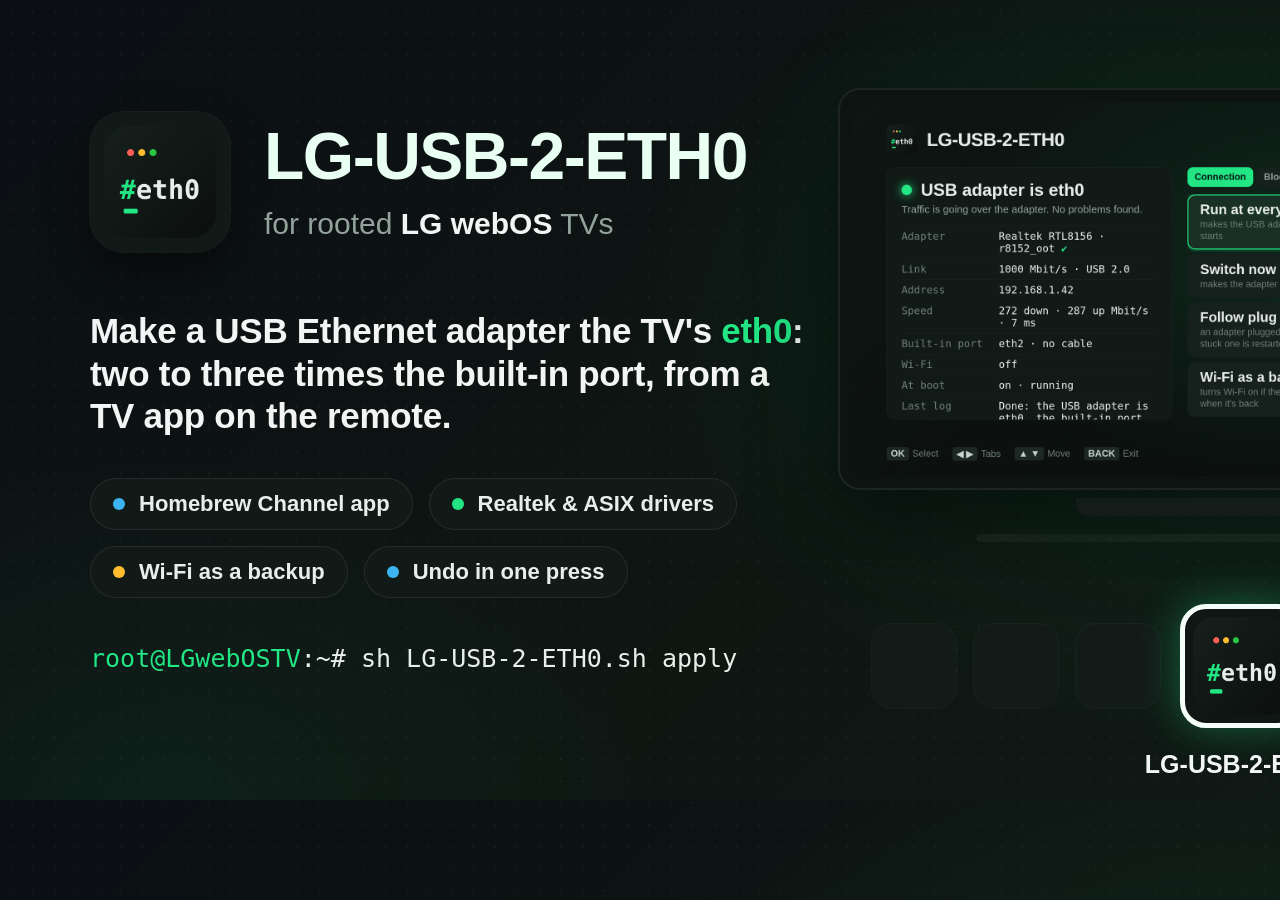
<file: scripts/banner/banner.html>
<!doctype html>
<html><head><meta charset="utf-8">
<style>
  * { box-sizing: border-box; margin: 0; padding: 0; }
  html, body { width: 1600px; height: 800px; overflow: hidden; }
  body {
    font-family: Inter, sans-serif; color: #f2f5f3;
    background:
      radial-gradient(ellipse 900px 600px at 78% 40%, rgba(34,229,132,.09), transparent 70%),
      radial-gradient(ellipse 700px 500px at 10% 100%, rgba(34,229,132,.06), transparent 70%),
      radial-gradient(circle, rgba(255,255,255,.035) 1px, transparent 1.2px) 0 0 / 22px 22px,
      linear-gradient(135deg, #0b0f14, #0e1612 55%, #101a16);
    position: relative;
  }
  .mono { font-family: "JetBrainsMono Nerd Font Mono", "DejaVu Sans Mono", monospace; }
  .left { position: absolute; left: 90px; top: 112px; width: 720px; }
  .head { display: flex; align-items: center; gap: 34px; }
  .icon { width: 140px; height: 140px; border-radius: 34px; background: #121a17; box-shadow: 0 0 0 1px rgba(255,255,255,.06), 0 18px 40px rgba(0,0,0,.45); display: flex; align-items: center; justify-content: center; }
  .icon img { width: 112px; height: 112px; border-radius: 22px; }
  h1 { font-size: 66px; font-weight: 800; letter-spacing: -1.5px; color: #eafff3; line-height: 1; }
  .sub { margin-top: 18px; font-size: 30px; font-weight: 500; color: #93a39b; }
  .sub b { color: #f2f5f3; font-weight: 800; }
  .pitch { margin-top: 58px; font-size: 35px; font-weight: 800; line-height: 1.22; letter-spacing: -.3px; }
  .pitch em { font-style: normal; color: #22e584; }
  .chips { margin-top: 40px; display: flex; flex-wrap: wrap; gap: 16px; width: 760px; }
  .chip { display: flex; align-items: center; gap: 14px; padding: 12px 22px; border-radius: 40px; background: #121a17; border: 1px solid rgba(255,255,255,.08); font-size: 22px; font-weight: 600; color: #e8efeb; }
  .chip i { width: 12px; height: 12px; border-radius: 50%; display: block; }
  .prompt { margin-top: 46px; font-size: 25px; color: #e8efeb; }
  .prompt span { color: #22e584; }
  .tv { position: absolute; left: 838px; top: 88px; width: 692px; height: 402px; border-radius: 22px; background: #0d1311; border: 2px solid rgba(255,255,255,.07); box-shadow: 0 30px 80px rgba(0,0,0,.55), 0 0 120px rgba(34,229,132,.06); padding: 12px; }
  .tv img { width: 100%; height: 100%; border-radius: 12px; display: block; object-fit: cover; }
  .stand { position: absolute; left: 1076px; top: 498px; width: 216px; height: 18px; border-radius: 0 0 12px 12px; background: #141c19; }
  .shadow { position: absolute; left: 976px; top: 534px; width: 416px; height: 8px; border-radius: 8px; background: rgba(255,255,255,.04); }
  .dock { position: absolute; left: 872px; top: 604px; display: flex; gap: 18px; align-items: center; }
  .tile { width: 84px; height: 84px; border-radius: 20px; background: #131b18; box-shadow: 0 0 0 1px rgba(255,255,255,.04); }
  .tile.sel { width: 124px; height: 124px; border-radius: 26px; border: 5px solid #f4fff9; background: #0f1613; box-shadow: 0 0 40px rgba(34,229,132,.35); display: flex; align-items: center; justify-content: center; margin: 0 2px; }
  .tile.sel img { width: 98px; height: 98px; border-radius: 18px; }
  .dock-label { position: absolute; left: 1100px; top: 750px; width: 280px; text-align: center; font-size: 25px; font-weight: 700; color: #f2f5f3; }
</style></head>
<body>
  <div class="left">
    <div class="head">
      <div class="icon"><img src="../../webos-app/src/icon160.png" alt=""></div>
      <div>
        <h1>LG-USB-2-ETH0</h1>
        <div class="sub">for rooted <b>LG webOS</b> TVs</div>
      </div>
    </div>
    <div class="pitch">Make a USB Ethernet adapter the TV's <em>eth0</em>: two to three times the built-in port, from a TV app on the remote.</div>
    <div class="chips">
      <div class="chip"><i style="background:#3db4f2"></i>Homebrew Channel app</div>
      <div class="chip"><i style="background:#22e584"></i>Realtek &amp; ASIX drivers</div>
      <div class="chip"><i style="background:#febc2e"></i>Wi-Fi as a backup</div>
      <div class="chip"><i style="background:#3db4f2"></i>Undo in one press</div>
    </div>
    <div class="prompt mono"><span>root@LGwebOSTV</span>:~# sh LG-USB-2-ETH0.sh apply</div>
  </div>
  <div class="tv"><img src="../../assets/screenshots/app-home.png" alt=""></div>
  <div class="stand"></div>
  <div class="shadow"></div>
  <div class="dock">
    <div class="tile"></div><div class="tile"></div><div class="tile"></div>
    <div class="tile sel"><img src="../../webos-app/src/icon160.png" alt=""></div>
    <div class="tile"></div><div class="tile"></div>
  </div>
  <div class="dock-label">LG-USB-2-ETH0</div>
</body></html>
</file>
